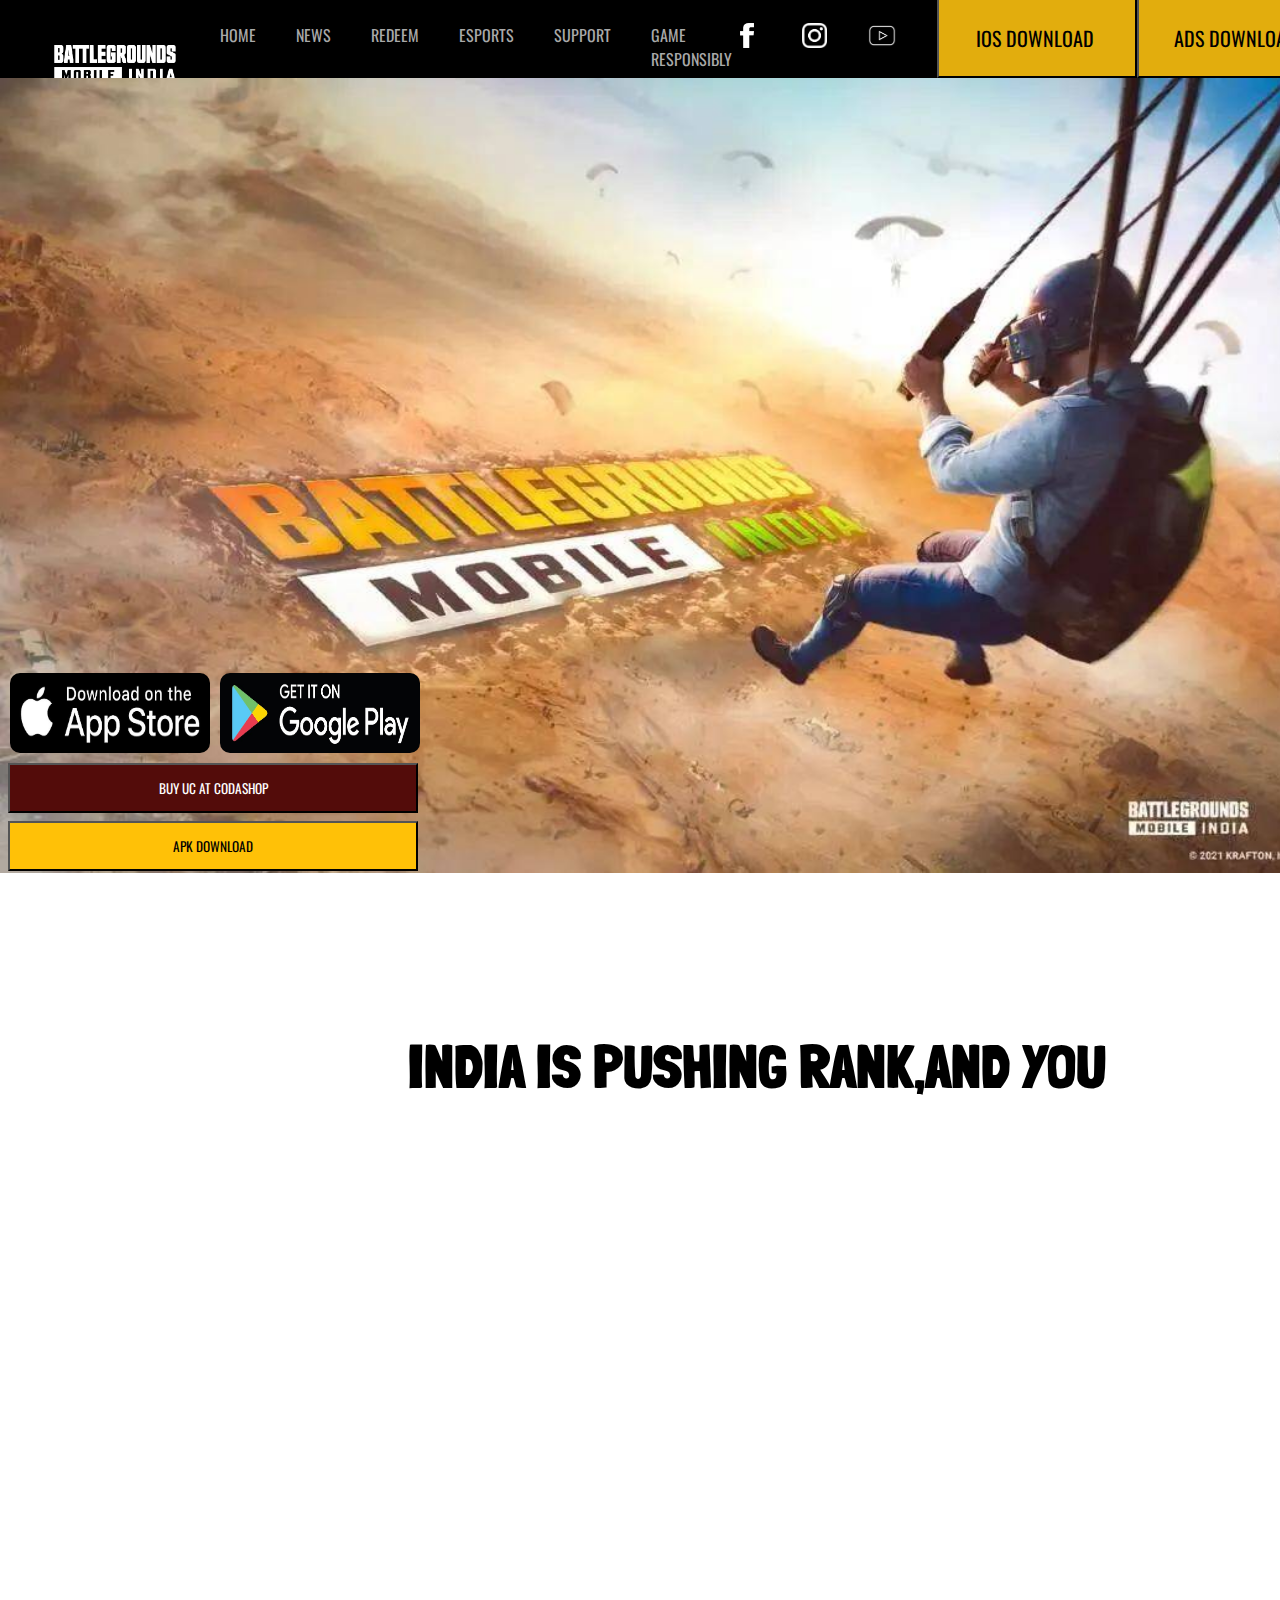
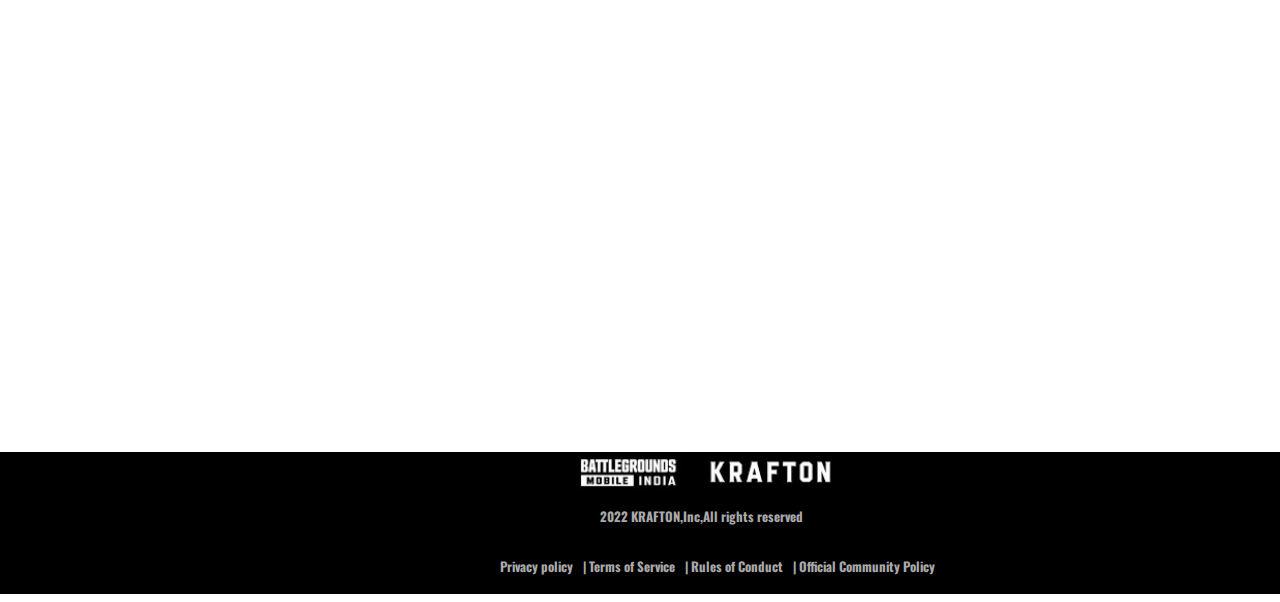
<file: index.html>
<html>

<head>
<link rel="stylesheet" href="
Assets/css/style.css">
</head>
<title>BGMi website recreate</title>
<body>

 <header>
 <div class="top">
    <div class="header1">
   <a href="index.html"> <img src="
    Assets/images/logo/bgmi logo.png"></a>
    
    <a href="#">HOME</a>
    <a href="#">NEWS</a>
    <a href="#">REDEEM</a>
    <a href="#">ESPORTS</a>
    <a href="#">SUPPORT</a>
    <a href="#">GAME RESPONSIBLY</a>
    

    </div>
    <div class="header2">
        <img src="Assets/images/logo/facebook.png" id="logo1">
        <img src="Assets/images/logo/instagram.png" id="logo2">
        <img src="Assets/images/logo/youtube.png" id="logo3">
         <button>IOS DOWNLOAD</button>
         <button>ADS DOWNLOAD</button>
        
        <img src="Assets/images/logo/shop.png" id="logo4">


    </div>


</div>   
 </header>

 <div class="main1">

    <img src="Assets/images/bgmi.jpg">
    
    <div class="item1">
    <div class="img1">
    <img src="Assets/images/logo/apple.jpg">
    </div>
    <div class="img2">
        <img src="Assets/images/logo/playstore.jpg">
    </div>
    </div>

    <div class="item2">
        <div class="button1">
        <button>BUY UC AT CODASHOP</button>
        </div>
        <BR>
        <div class="button2">
        <button>APK DOWNLOAD</button>
        </div>
    </div>

 </div>


 <div class="main2">

    <h2>INDIA IS PUSHING RANK,AND YOU</h2>

    <iframe width="1200" height="800" src="https://www.youtube.com/embed/jWtgNcKb8sQ" title="YouTube video player" frameborder="0" allow="accelerometer; autoplay; clipboard-write; encrypted-media; gyroscope; picture-in-picture" allowfullscreen></iframe>
 </div>

<!--
 <div class="main3">

<img src="assets/images/logo/bgmi apk.webp">
<h2>INDIA KA BATTLEGROUNDS IS HERE<br>
DOWENLOAD NOW!</h2>
 </div>-->


 <footer>
<img src="
Assets/images/logo/bgmi and krafton.jpg">

<h3>2022 KRAFTON,Inc,All rights reserved</h3>

<div class="terms">
<h4> Privacy policy </h4> 
<h4> |  Terms of Service </h4> 
 <h4>|  Rules of Conduct </h4>
 <h4>|  Official Community Policy</h4>
</div>



 </footer>
</body>


</html>
</file>
<file: Assets/css/style.css>
@import url('https://fonts.googleapis.com/css2?family=Barlow+Condensed:wght@700&family=Island+Moments&family=Londrina+Solid:wght@300&family=Oswald&family=Shadows+Into+Light&display=swap');
@import url('https://fonts.googleapis.com/css2?family=Barlow+Condensed:wght@700&family=Island+Moments&family=Oswald&family=Shadows+Into+Light&display=swap');
header{
    background-color: black;
    height: 80px;
    position: relative;
    bottom: 10px;
    right: 8px;
    width: 101%;
}
 .header1 a{
    color: darkgrey;
    font-family: 'Barlow Condensed', sans-serif;
font-family: 'Island Moments', cursive;
font-family: 'Oswald', sans-serif;
padding-left: 40px;
margin-top: 25px;
text-decoration: none;

}
a:hover{
    color:rgba(226,173,13,255);
}
.header2 img:hover{
   color:rgba(226,173,13,255);
   width: 50px
}
button{
    cursor: pointer;
}

@keyframes logo{
    
    to{
        width: 35px;
        height: 35px;
    }
}
.header2 > img:hover{
    animation-name: logo;
    animation-duration: 2s;
}
.header1 img{
    width: 130px;
    height: 50px;
    margin-top: 17px;
    margin-left: 10px;
}
.header1{
    display: flex;
}

.header2{
   display: flex;
}
.header2 button{
    height: 80px;
    background-color: rgba(226,173,13,255);
    font-family: 'Barlow Condensed', sans-serif;
    font-family: 'Island Moments', cursive;
    font-family: 'Oswald', sans-serif;
    padding-right: 10px;
    width: 200px;
    font-size: 20px;

}
.header2 img{
    padding-right: 40px;
}

#logo1{
    width:30px;
    height: 25px;
    margin-top: 25px;
}
#logo2{
    width:25px;
    height: 25px;
    margin-top: 25px;
}
#logo3{
    width:30px;
    height: 25px;
    margin-top: 25px;
    
}
#logo4{
    width:30px;
    height: 25px;
    margin-top: 25px;
    
    
}
.top{
    display: flex;
    justify-content: space-between;
}
.main1 img{
    width:1485px;
    height: 795px; 
    position:relative; 
     bottom: 10px;
     right: 8px;
}
.img1 img{
    width: 200px;
    height: 80px;
    border-radius: 10px;
    margin-left: 10px;
    position: relative;
    bottom: 210px;
}
.img2 img{
    width:200px;
    height: 80px;
    border-radius: 10px;
    margin-left: 10px;
    bottom: 210px;
}
.item1{
    display: flex;
}
.button1 button{
    width:410px;
    height: 50px;
    color:white;
    background-color:rgba(83,12,10,255) ;
    font-family: 'Barlow Condensed', sans-serif;
    font-family: 'Island Moments', cursive;
    font-family: 'Oswald', sans-serif;
    position: relative;
    bottom: 200px;
}
.button2 button{
    font-family: 'Barlow Condensed', sans-serif;
    font-family: 'Island Moments', cursive;
    font-family: 'Oswald', sans-serif;
    background-color: rgba(255,193,7,255);
    width:410px;
    height: 50px;
    position: relative;
    bottom: 210px;
}
.main2 iframe{
    margin-left: 150px;
    position: relative;
    bottom: 70px;
}
.main2 h2{
    margin-left: 400px;
    font-size: 60px;
    font-family: 'Barlow Condensed', sans-serif;
font-family: 'Island Moments', cursive;
font-family: 'Londrina Solid', cursive;
position: relative;
bottom: 100px;
}
.main3{
    background-image: url(factory.jpg);
}
footer{
    background-color: black;
    width: 102%;
    position: relative;
    right: 8px;
}
footer img{
    width:300px;
    margin-left: 550px;
}
.terms{
    display: flex;
}
footer h3{
    color: darkgrey;
    font-family: 'Island Moments', cursive;
    font-family: 'Oswald', sans-serif;
    margin-left: 600px;
    font-size: 13px;
}
.terms h4{
    font-family: 'Island Moments', cursive;
    font-family: 'Oswald', sans-serif;
    padding-left: 10px;
    color: darkgrey;
    position: relative;
    left: 490px;
    font-size: 13px;
}
h4:hover{
    color: white;
}
</file>
